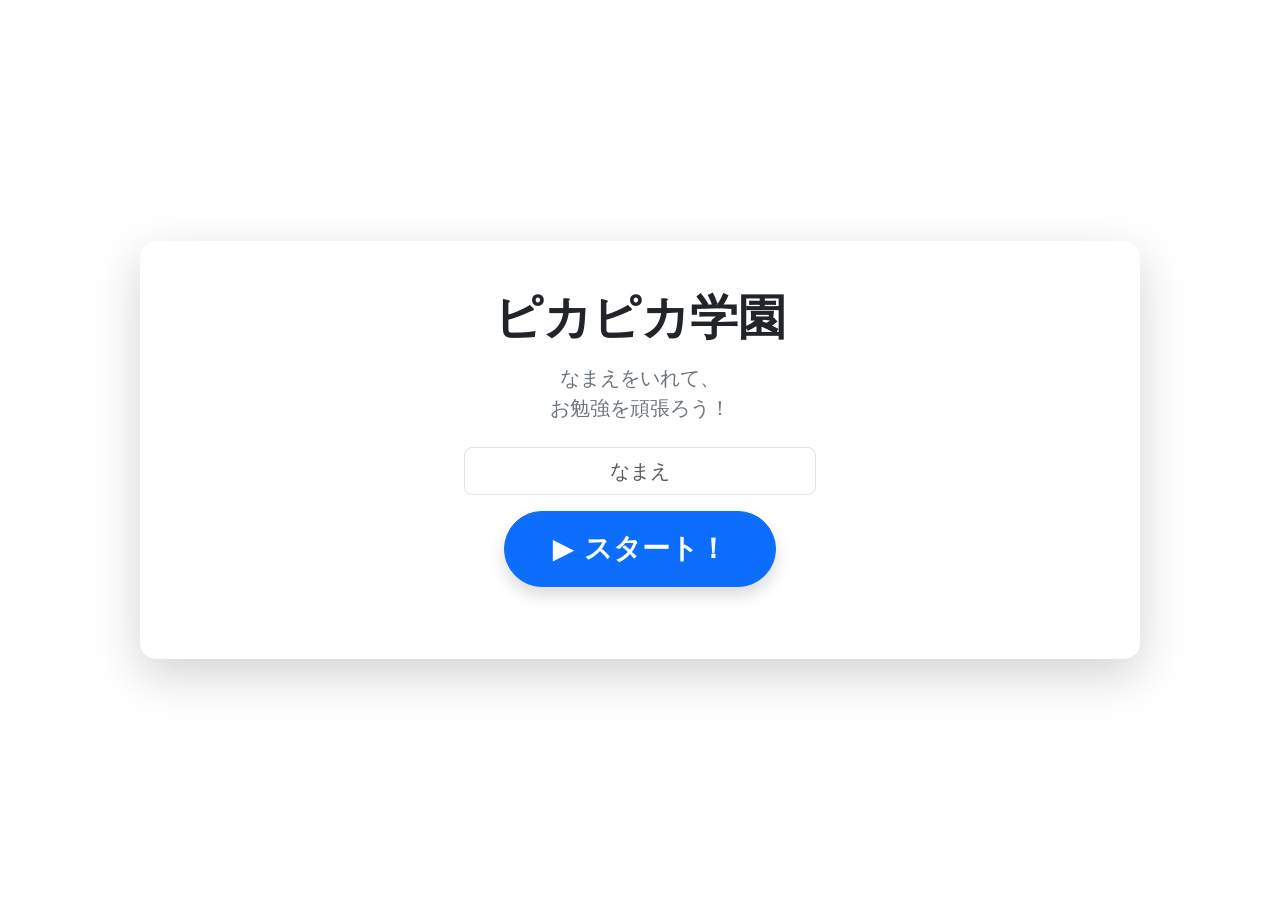
<file: templates/index.html>
<!DOCTYPE html>
<html lang="ja">
<head>
  <meta charset="UTF-8">
  <title>ピカピカ学園</title>
  <meta name="viewport" content="width=device-width, initial-scale=1">

  <!-- Bootstrap -->
  <link href="https://cdn.jsdelivr.net/npm/bootstrap@5.3.2/dist/css/bootstrap.min.css" rel="stylesheet">

  <style>
    body {
      background: #ffffff;
    }
  </style>
</head>

<body>

<div class="container-fluid min-vh-100 d-flex align-items-center justify-content-center px-3">

  <!-- メイン枠 -->
  <div class="bg-white rounded-4 shadow-lg p-5 w-100 text-center"
       style="max-width: 1000px;">

    <!-- タイトル -->
    <h1 class="fw-bold mb-3 display-5 text-dark">
        ピカピカ学園
    </h1>

    <!-- 説明 -->
    <p class="fs-5 text-secondary mb-4">
      なまえをいれて、<br>
      お勉強を頑張ろう！
    </p>

    <!-- 名前入力フォーム -->
    <form method="POST" class="mb-4 d-flex flex-column align-items-center">

      <input
        type="text"
        name="name"
        class="form-control form-control-lg text-center mb-3"
        placeholder="なまえ"
        maxlength="8"
        style="max-width: 22rem;"
        required
      >

      <button
        type="submit"
        class="btn btn-primary btn-lg px-5 py-3 fs-3 fw-bold rounded-pill shadow">
        ▶ スタート！
      </button>

    </form>


  </div>

</div>

</body>
</html>
</file>
